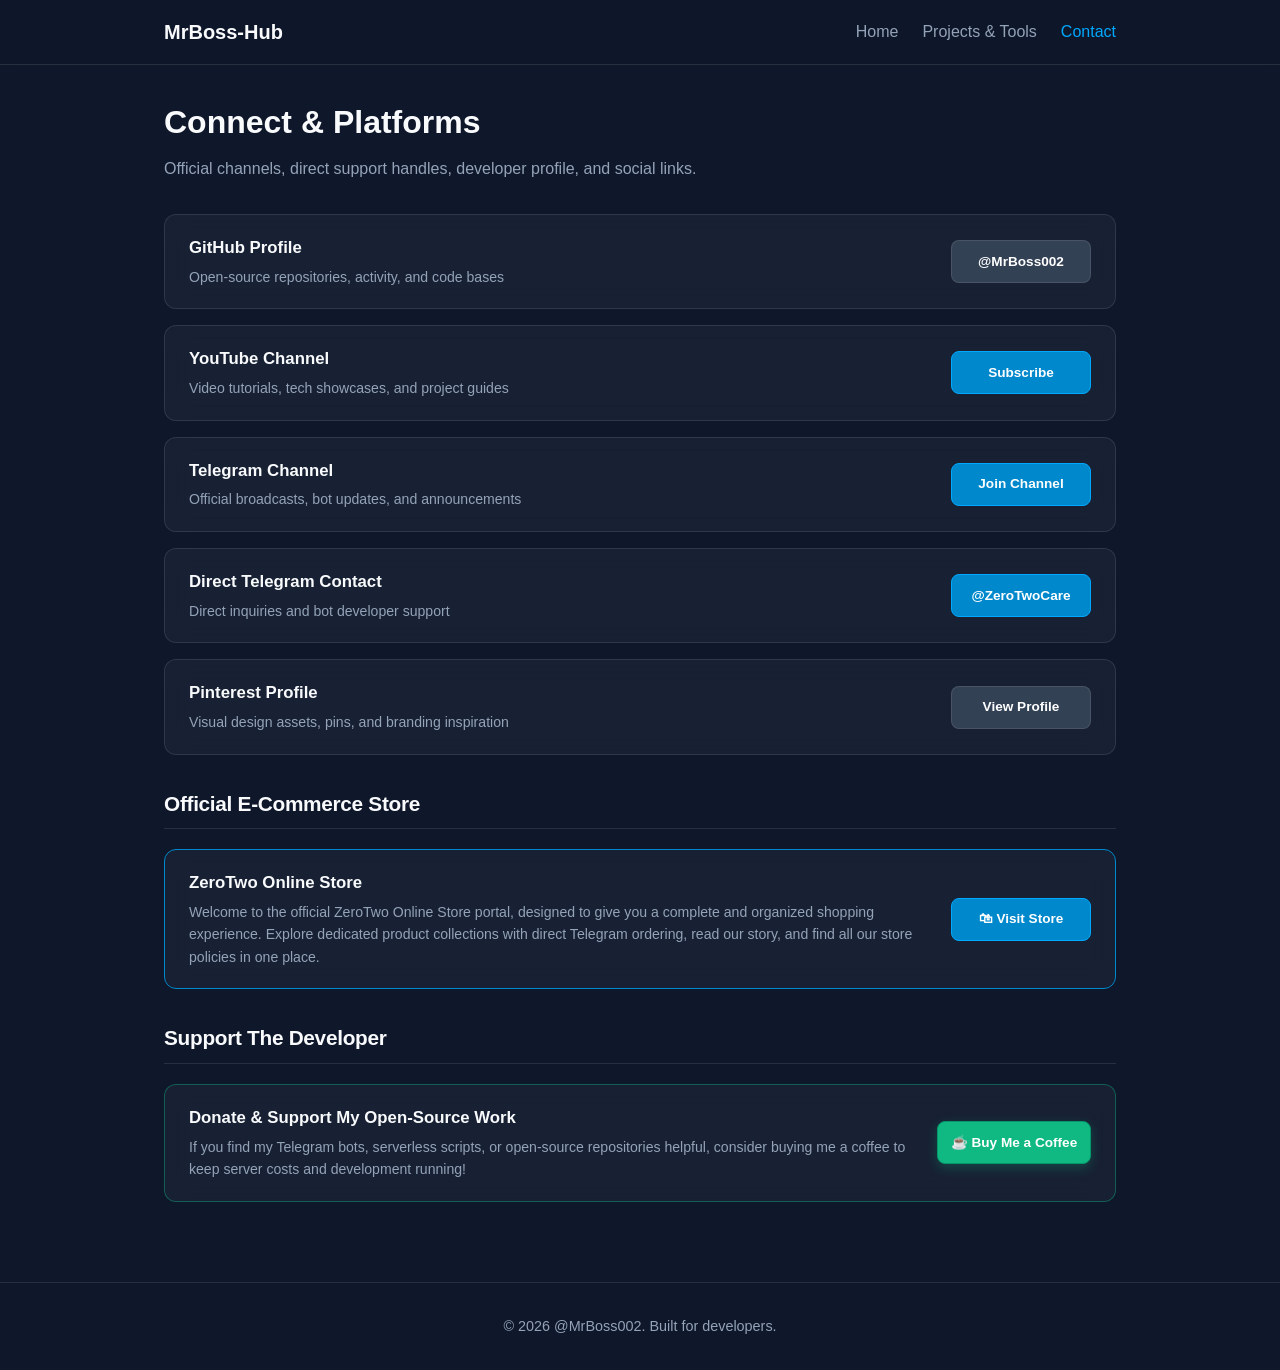
<file: contact.html>
<!DOCTYPE html>
<html lang="en">
<head>
  <meta charset="UTF-8">
  <meta name="viewport" content="width=device-width, initial-scale=1.0">
  <title>Contact - MrBoss-Hub</title>
  <link rel="stylesheet" href="styles.css">
</head>
<body>

  <header>
    <nav>
      <a href="index.html" class="nav-brand">MrBoss-Hub</a>
      <ul class="nav-links">
        <li><a href="index.html">Home</a></li>
        <li><a href="projects.html">Projects & Tools</a></li>
        <li><a href="contact.html" class="active">Contact</a></li>
      </ul>
    </nav>
  </header>

  <main>
    <section class="hero" style="margin-bottom: 2rem;">
      <h1 style="font-size: 2rem; margin-bottom: 0.5rem;">Connect & Platforms</h1>
      <p style="color: var(--text-muted);">Official channels, direct support handles, developer profile, and social links.</p>
    </section>

    <!-- Social & Developer Handles -->
    <ul class="contact-list">
      <li class="contact-item">
        <div class="contact-info">
          <strong>GitHub Profile</strong>
          <span>Open-source repositories, activity, and code bases</span>
        </div>
        <a href="https://github.com/MrBoss002" target="_blank" rel="noopener noreferrer" class="btn">@MrBoss002</a>
      </li>

      <li class="contact-item">
        <div class="contact-info">
          <strong>YouTube Channel</strong>
          <span>Video tutorials, tech showcases, and project guides</span>
        </div>
        <a href="https://youtube.com/@MrBoss002" target="_blank" rel="noopener noreferrer" class="btn btn-primary">Subscribe</a>
      </li>

      <li class="contact-item">
        <div class="contact-info">
          <strong>Telegram Channel</strong>
          <span>Official broadcasts, bot updates, and announcements</span>
        </div>
        <a href="https://t.me/MrBossTG" target="_blank" rel="noopener noreferrer" class="btn btn-primary">Join Channel</a>
      </li>

      <li class="contact-item">
        <div class="contact-info">
          <strong>Direct Telegram Contact</strong>
          <span>Direct inquiries and bot developer support</span>
        </div>
        <a href="https://t.me/ZeroTwoCare" target="_blank" rel="noopener noreferrer" class="btn btn-primary">@ZeroTwoCare</a>
      </li>

      <li class="contact-item">
        <div class="contact-info">
          <strong>Pinterest Profile</strong>
          <span>Visual design assets, pins, and branding inspiration</span>
        </div>
        <a href="https://pinterest.com/MrBoss002" target="_blank" rel="noopener noreferrer" class="btn">View Profile</a>
      </li>
    </ul>

    <!-- Dedicated E-Commerce Showcase -->
    <h2 class="section-title">Official E-Commerce Store</h2>
    <div class="contact-item" style="border-color: var(--accent-color);">
      <div class="contact-info">
        <strong>ZeroTwo Online Store</strong>
        <span>Welcome to the official ZeroTwo Online Store portal, designed to give you a complete and organized shopping experience. Explore dedicated product collections with direct Telegram ordering, read our story, and find all our store policies in one place.</span>
      </div>
      <a href="https://sites.google.com/view/zerotwo-onlinestore" target="_blank" rel="noopener noreferrer" class="btn btn-primary">🛍 Visit Store</a>
    </div>

    <!-- Dedicated Developer Support Section -->
    <h2 class="section-title">Support The Developer</h2>
    <div class="contact-item" style="border-color: rgba(16, 185, 129, 0.4);">
      <div class="contact-info">
        <strong>Donate & Support My Open-Source Work</strong>
        <span>If you find my Telegram bots, serverless scripts, or open-source repositories helpful, consider buying me a coffee to keep server costs and development running!</span>
      </div>
      <a href="https://www.buymeacoffee.com/MrBoss002" target="_blank" rel="noopener noreferrer" class="btn btn-arcade">☕ Buy Me a Coffee</a>
    </div>
  </main>

  <footer>
    <p>&copy; 2026 @MrBoss002. Built for developers.</p>
  </footer>

</body>
</html>
</file>
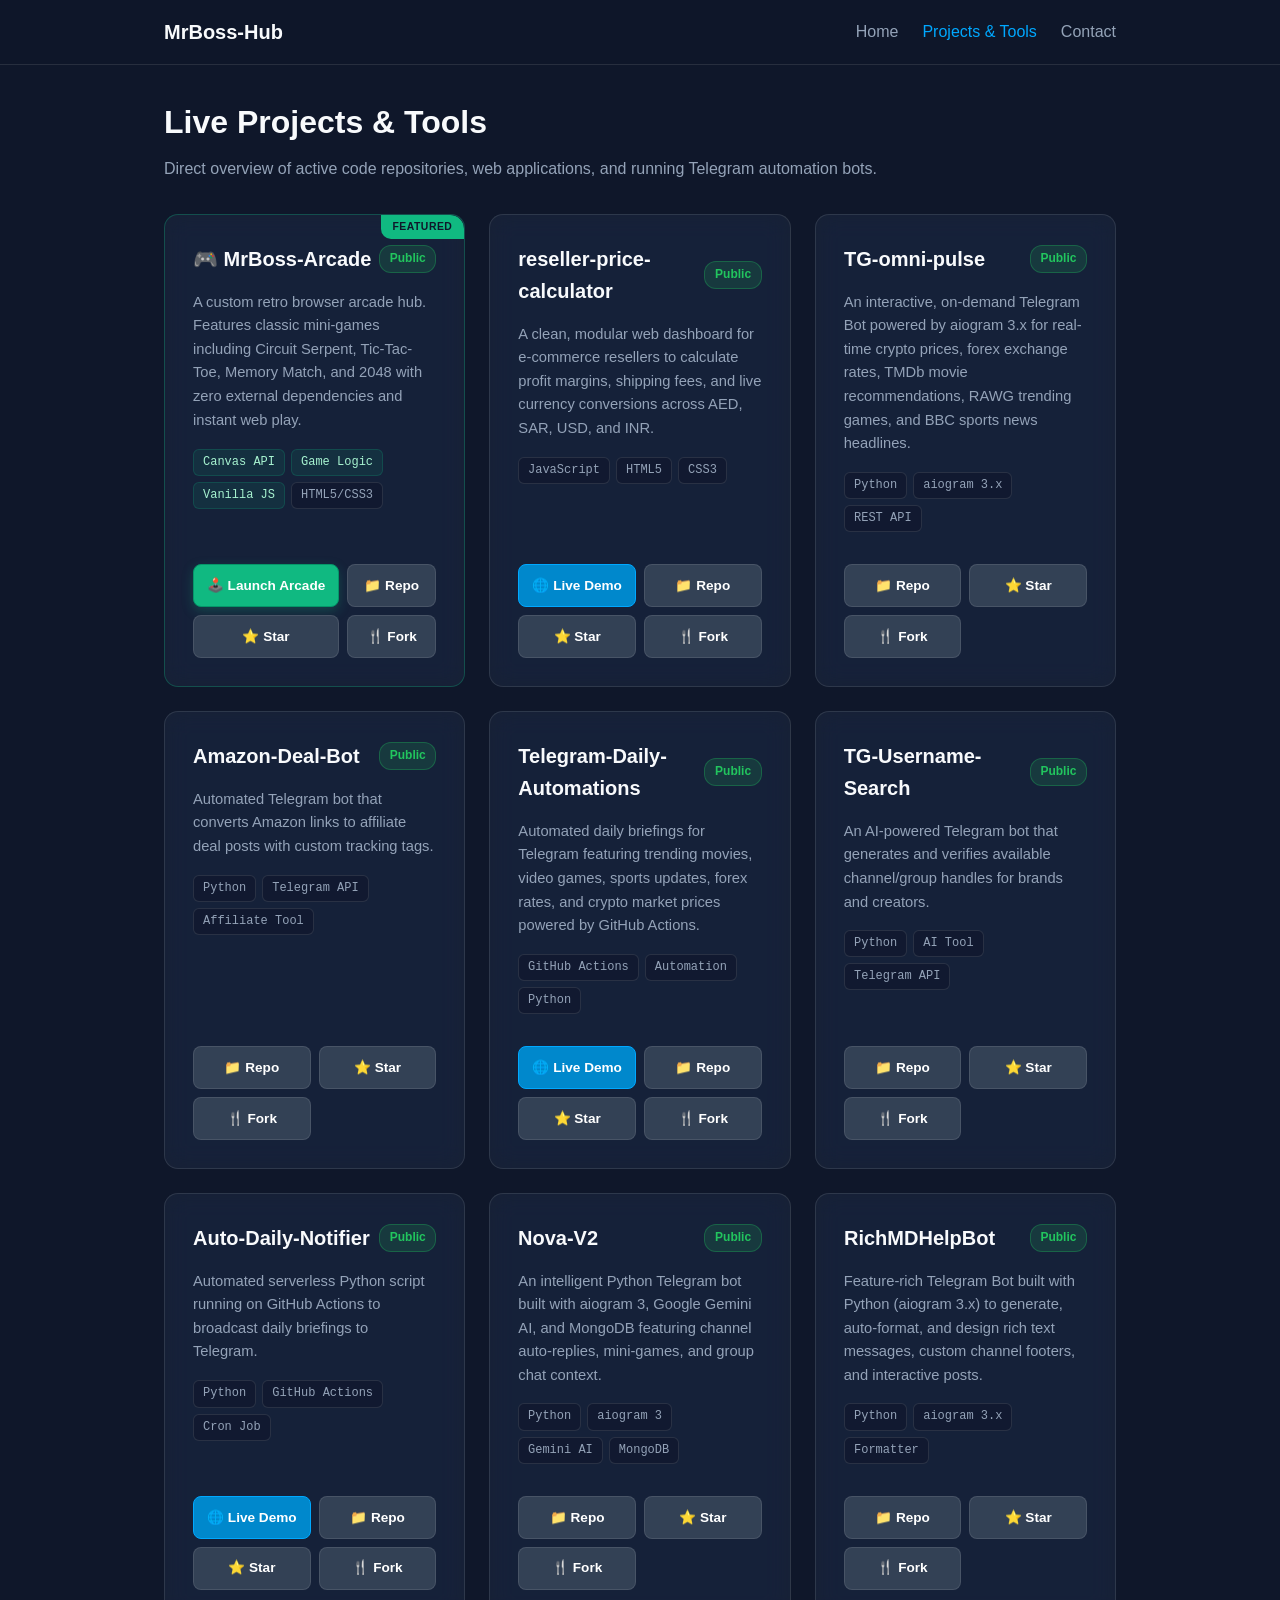
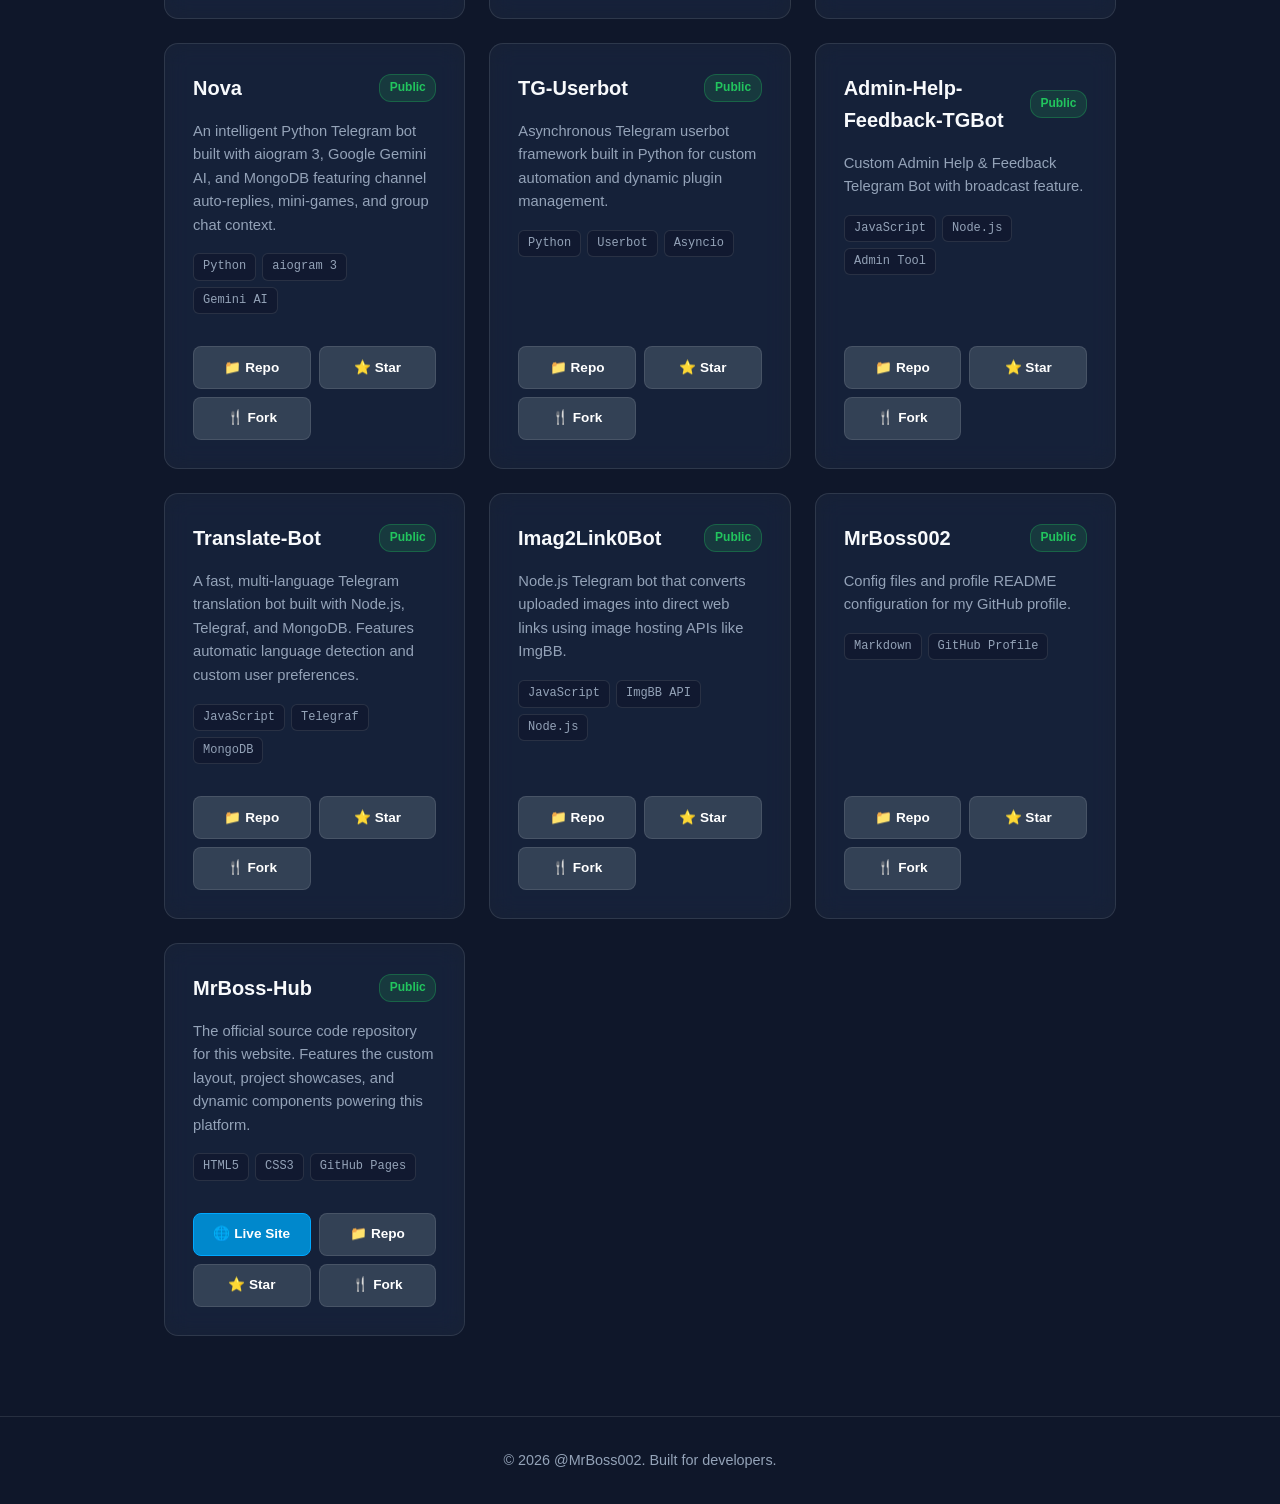
<file: projects.html>
<!DOCTYPE html>
<html lang="en">
<head>
  <meta charset="UTF-8">
  <meta name="viewport" content="width=device-width, initial-scale=1.0">
  <title>Projects & Tools - MrBoss-Hub</title>
  <link rel="stylesheet" href="styles.css">
</head>
<body>

  <header>
    <nav>
      <a href="index.html" class="nav-brand">MrBoss-Hub</a>
      <ul class="nav-links">
        <li><a href="index.html">Home</a></li>
        <li><a href="projects.html" class="active">Projects & Tools</a></li>
        <li><a href="contact.html">Contact</a></li>
      </ul>
    </nav>
  </header>

  <main>
    <section class="hero" style="margin-bottom: 2rem;">
      <h1 style="font-size: 2rem; margin-bottom: 0.5rem;">Live Projects & Tools</h1>
      <p style="color: var(--text-muted);">Direct overview of active code repositories, web applications, and running Telegram automation bots.</p>
    </section>

    <div class="card-grid">

      <!-- Featured: MrBoss-Arcade -->
      <div class="glass-card glass-card-featured">
        <span class="featured-ribbon">FEATURED</span>
        <div>
          <div class="card-header">
            <h3>🎮 MrBoss-Arcade</h3>
            <span class="badge-online">Public</span>
          </div>
          <p class="card-desc">A custom retro browser arcade hub. Features classic mini-games including Circuit Serpent, Tic-Tac-Toe, Memory Match, and 2048 with zero external dependencies and instant web play.</p>
          <div class="tech-tags">
            <span class="tag tag-highlight">Canvas API</span>
            <span class="tag tag-highlight">Game Logic</span>
            <span class="tag tag-highlight">Vanilla JS</span>
            <span class="tag">HTML5/CSS3</span>
          </div>
        </div>
        <div class="card-actions">
          <a href="https://mrboss002.github.io/mrboss-arcade/" target="_blank" rel="noopener noreferrer" class="btn btn-arcade btn-full">🕹️ Launch Arcade</a>
          <a href="https://github.com/MrBoss002/mrboss-arcade" target="_blank" rel="noopener noreferrer" class="btn">📁 Repo</a>
          <a href="https://github.com/MrBoss002/mrboss-arcade/stargazers" target="_blank" rel="noopener noreferrer" class="btn">⭐ Star</a>
          <a href="https://github.com/MrBoss002/mrboss-arcade/fork" target="_blank" rel="noopener noreferrer" class="btn">🍴 Fork</a>
        </div>
      </div>

      <!-- 1. Reseller Price Calculator -->
      <div class="glass-card">
        <div>
          <div class="card-header">
            <h3>reseller-price-calculator</h3>
            <span class="badge-online">Public</span>
          </div>
          <p class="card-desc">A clean, modular web dashboard for e-commerce resellers to calculate profit margins, shipping fees, and live currency conversions across AED, SAR, USD, and INR.</p>
          <div class="tech-tags">
            <span class="tag">JavaScript</span>
            <span class="tag">HTML5</span>
            <span class="tag">CSS3</span>
          </div>
        </div>
        <div class="card-actions">
          <a href="https://mrboss002.github.io/reseller-price-calculator/" target="_blank" rel="noopener noreferrer" class="btn btn-primary">🌐 Live Demo</a>
          <a href="https://github.com/MrBoss002/reseller-price-calculator" target="_blank" rel="noopener noreferrer" class="btn">📁 Repo</a>
          <a href="https://github.com/MrBoss002/reseller-price-calculator/stargazers" target="_blank" rel="noopener noreferrer" class="btn">⭐ Star</a>
          <a href="https://github.com/MrBoss002/reseller-price-calculator/fork" target="_blank" rel="noopener noreferrer" class="btn">🍴 Fork</a>
        </div>
      </div>

      <!-- 2. TG-omni-pulse -->
      <div class="glass-card">
        <div>
          <div class="card-header">
            <h3>TG-omni-pulse</h3>
            <span class="badge-online">Public</span>
          </div>
          <p class="card-desc">An interactive, on-demand Telegram Bot powered by aiogram 3.x for real-time crypto prices, forex exchange rates, TMDb movie recommendations, RAWG trending games, and BBC sports news headlines.</p>
          <div class="tech-tags">
            <span class="tag">Python</span>
            <span class="tag">aiogram 3.x</span>
            <span class="tag">REST API</span>
          </div>
        </div>
        <div class="card-actions">
          <a href="https://github.com/MrBoss002/TG-omni-pulse" target="_blank" rel="noopener noreferrer" class="btn btn-full">📁 Repo</a>
          <a href="https://github.com/MrBoss002/TG-omni-pulse/stargazers" target="_blank" rel="noopener noreferrer" class="btn">⭐ Star</a>
          <a href="https://github.com/MrBoss002/TG-omni-pulse/fork" target="_blank" rel="noopener noreferrer" class="btn">🍴 Fork</a>
        </div>
      </div>

      <!-- 3. Amazon-Deal-Bot -->
      <div class="glass-card">
        <div>
          <div class="card-header">
            <h3>Amazon-Deal-Bot</h3>
            <span class="badge-online">Public</span>
          </div>
          <p class="card-desc">Automated Telegram bot that converts Amazon links to affiliate deal posts with custom tracking tags.</p>
          <div class="tech-tags">
            <span class="tag">Python</span>
            <span class="tag">Telegram API</span>
            <span class="tag">Affiliate Tool</span>
          </div>
        </div>
        <div class="card-actions">
          <a href="https://github.com/MrBoss002/Amazon-Deal-Bot" target="_blank" rel="noopener noreferrer" class="btn btn-full">📁 Repo</a>
          <a href="https://github.com/MrBoss002/Amazon-Deal-Bot/stargazers" target="_blank" rel="noopener noreferrer" class="btn">⭐ Star</a>
          <a href="https://github.com/MrBoss002/Amazon-Deal-Bot/fork" target="_blank" rel="noopener noreferrer" class="btn">🍴 Fork</a>
        </div>
      </div>

      <!-- 4. Telegram-Daily-Automations -->
      <div class="glass-card">
        <div>
          <div class="card-header">
            <h3>Telegram-Daily-Automations</h3>
            <span class="badge-online">Public</span>
          </div>
          <p class="card-desc">Automated daily briefings for Telegram featuring trending movies, video games, sports updates, forex rates, and crypto market prices powered by GitHub Actions.</p>
          <div class="tech-tags">
            <span class="tag">GitHub Actions</span>
            <span class="tag">Automation</span>
            <span class="tag">Python</span>
          </div>
        </div>
        <div class="card-actions">
          <a href="https://t.me/MYB4T" target="_blank" rel="noopener noreferrer" class="btn btn-primary">🌐 Live Demo</a>
          <a href="https://github.com/MrBoss002/Telegram-Daily-Automations" target="_blank" rel="noopener noreferrer" class="btn">📁 Repo</a>
          <a href="https://github.com/MrBoss002/Telegram-Daily-Automations/stargazers" target="_blank" rel="noopener noreferrer" class="btn">⭐ Star</a>
          <a href="https://github.com/MrBoss002/Telegram-Daily-Automations/fork" target="_blank" rel="noopener noreferrer" class="btn">🍴 Fork</a>
        </div>
      </div>

      <!-- 5. TG-Username-Search -->
      <div class="glass-card">
        <div>
          <div class="card-header">
            <h3>TG-Username-Search</h3>
            <span class="badge-online">Public</span>
          </div>
          <p class="card-desc">An AI-powered Telegram bot that generates and verifies available channel/group handles for brands and creators.</p>
          <div class="tech-tags">
            <span class="tag">Python</span>
            <span class="tag">AI Tool</span>
            <span class="tag">Telegram API</span>
          </div>
        </div>
        <div class="card-actions">
          <a href="https://github.com/MrBoss002/TG-Username-Search" target="_blank" rel="noopener noreferrer" class="btn btn-full">📁 Repo</a>
          <a href="https://github.com/MrBoss002/TG-Username-Search/stargazers" target="_blank" rel="noopener noreferrer" class="btn">⭐ Star</a>
          <a href="https://github.com/MrBoss002/TG-Username-Search/fork" target="_blank" rel="noopener noreferrer" class="btn">🍴 Fork</a>
        </div>
      </div>

      <!-- 6. Auto-Daily-Notifier -->
      <div class="glass-card">
        <div>
          <div class="card-header">
            <h3>Auto-Daily-Notifier</h3>
            <span class="badge-online">Public</span>
          </div>
          <p class="card-desc">Automated serverless Python script running on GitHub Actions to broadcast daily briefings to Telegram.</p>
          <div class="tech-tags">
            <span class="tag">Python</span>
            <span class="tag">GitHub Actions</span>
            <span class="tag">Cron Job</span>
          </div>
        </div>
        <div class="card-actions">
          <a href="https://t.me/MYB4T" target="_blank" rel="noopener noreferrer" class="btn btn-primary">🌐 Live Demo</a>
          <a href="https://github.com/MrBoss002/Auto-Daily-Notifier" target="_blank" rel="noopener noreferrer" class="btn">📁 Repo</a>
          <a href="https://github.com/MrBoss002/Auto-Daily-Notifier/stargazers" target="_blank" rel="noopener noreferrer" class="btn">⭐ Star</a>
          <a href="https://github.com/MrBoss002/Auto-Daily-Notifier/fork" target="_blank" rel="noopener noreferrer" class="btn">🍴 Fork</a>
        </div>
      </div>

      <!-- 7. Nova-V2 -->
      <div class="glass-card">
        <div>
          <div class="card-header">
            <h3>Nova-V2</h3>
            <span class="badge-online">Public</span>
          </div>
          <p class="card-desc">An intelligent Python Telegram bot built with aiogram 3, Google Gemini AI, and MongoDB featuring channel auto-replies, mini-games, and group chat context.</p>
          <div class="tech-tags">
            <span class="tag">Python</span>
            <span class="tag">aiogram 3</span>
            <span class="tag">Gemini AI</span>
            <span class="tag">MongoDB</span>
          </div>
        </div>
        <div class="card-actions">
          <a href="https://github.com/MrBoss002/Nova-V2" target="_blank" rel="noopener noreferrer" class="btn btn-full">📁 Repo</a>
          <a href="https://github.com/MrBoss002/Nova-V2/stargazers" target="_blank" rel="noopener noreferrer" class="btn">⭐ Star</a>
          <a href="https://github.com/MrBoss002/Nova-V2/fork" target="_blank" rel="noopener noreferrer" class="btn">🍴 Fork</a>
        </div>
      </div>

      <!-- 8. RichMDHelpBot -->
      <div class="glass-card">
        <div>
          <div class="card-header">
            <h3>RichMDHelpBot</h3>
            <span class="badge-online">Public</span>
          </div>
          <p class="card-desc">Feature-rich Telegram Bot built with Python (aiogram 3.x) to generate, auto-format, and design rich text messages, custom channel footers, and interactive posts.</p>
          <div class="tech-tags">
            <span class="tag">Python</span>
            <span class="tag">aiogram 3.x</span>
            <span class="tag">Formatter</span>
          </div>
        </div>
        <div class="card-actions">
          <a href="https://github.com/MrBoss002/RichMDHelpBot" target="_blank" rel="noopener noreferrer" class="btn btn-full">📁 Repo</a>
          <a href="https://github.com/MrBoss002/RichMDHelpBot/stargazers" target="_blank" rel="noopener noreferrer" class="btn">⭐ Star</a>
          <a href="https://github.com/MrBoss002/RichMDHelpBot/fork" target="_blank" rel="noopener noreferrer" class="btn">🍴 Fork</a>
        </div>
      </div>

      <!-- 9. Nova -->
      <div class="glass-card">
        <div>
          <div class="card-header">
            <h3>Nova</h3>
            <span class="badge-online">Public</span>
          </div>
          <p class="card-desc">An intelligent Python Telegram bot built with aiogram 3, Google Gemini AI, and MongoDB featuring channel auto-replies, mini-games, and group chat context.</p>
          <div class="tech-tags">
            <span class="tag">Python</span>
            <span class="tag">aiogram 3</span>
            <span class="tag">Gemini AI</span>
          </div>
        </div>
        <div class="card-actions">
          <a href="https://github.com/MrBoss002/Nova" target="_blank" rel="noopener noreferrer" class="btn btn-full">📁 Repo</a>
          <a href="https://github.com/MrBoss002/Nova/stargazers" target="_blank" rel="noopener noreferrer" class="btn">⭐ Star</a>
          <a href="https://github.com/MrBoss002/Nova/fork" target="_blank" rel="noopener noreferrer" class="btn">🍴 Fork</a>
        </div>
      </div>

      <!-- 10. TG-Userbot -->
      <div class="glass-card">
        <div>
          <div class="card-header">
            <h3>TG-Userbot</h3>
            <span class="badge-online">Public</span>
          </div>
          <p class="card-desc">Asynchronous Telegram userbot framework built in Python for custom automation and dynamic plugin management.</p>
          <div class="tech-tags">
            <span class="tag">Python</span>
            <span class="tag">Userbot</span>
            <span class="tag">Asyncio</span>
          </div>
        </div>
        <div class="card-actions">
          <a href="https://github.com/MrBoss002/TG-Userbot" target="_blank" rel="noopener noreferrer" class="btn btn-full">📁 Repo</a>
          <a href="https://github.com/MrBoss002/TG-Userbot/stargazers" target="_blank" rel="noopener noreferrer" class="btn">⭐ Star</a>
          <a href="https://github.com/MrBoss002/TG-Userbot/fork" target="_blank" rel="noopener noreferrer" class="btn">🍴 Fork</a>
        </div>
      </div>

      <!-- 11. Admin-Help-Feedback-TGBot -->
      <div class="glass-card">
        <div>
          <div class="card-header">
            <h3>Admin-Help-Feedback-TGBot</h3>
            <span class="badge-online">Public</span>
          </div>
          <p class="card-desc">Custom Admin Help & Feedback Telegram Bot with broadcast feature.</p>
          <div class="tech-tags">
            <span class="tag">JavaScript</span>
            <span class="tag">Node.js</span>
            <span class="tag">Admin Tool</span>
          </div>
        </div>
        <div class="card-actions">
          <a href="https://github.com/MrBoss002/Admin-Help-Feedback-TGBot" target="_blank" rel="noopener noreferrer" class="btn btn-full">📁 Repo</a>
          <a href="https://github.com/MrBoss002/Admin-Help-Feedback-TGBot/stargazers" target="_blank" rel="noopener noreferrer" class="btn">⭐ Star</a>
          <a href="https://github.com/MrBoss002/Admin-Help-Feedback-TGBot/fork" target="_blank" rel="noopener noreferrer" class="btn">🍴 Fork</a>
        </div>
      </div>

      <!-- 12. Translate-Bot -->
      <div class="glass-card">
        <div>
          <div class="card-header">
            <h3>Translate-Bot</h3>
            <span class="badge-online">Public</span>
          </div>
          <p class="card-desc">A fast, multi-language Telegram translation bot built with Node.js, Telegraf, and MongoDB. Features automatic language detection and custom user preferences.</p>
          <div class="tech-tags">
            <span class="tag">JavaScript</span>
            <span class="tag">Telegraf</span>
            <span class="tag">MongoDB</span>
          </div>
        </div>
        <div class="card-actions">
          <a href="https://github.com/MrBoss002/Translate-Bot" target="_blank" rel="noopener noreferrer" class="btn btn-full">📁 Repo</a>
          <a href="https://github.com/MrBoss002/Translate-Bot/stargazers" target="_blank" rel="noopener noreferrer" class="btn">⭐ Star</a>
          <a href="https://github.com/MrBoss002/Translate-Bot/fork" target="_blank" rel="noopener noreferrer" class="btn">🍴 Fork</a>
        </div>
      </div>

      <!-- 13. Imag2Link0Bot -->
      <div class="glass-card">
        <div>
          <div class="card-header">
            <h3>Imag2Link0Bot</h3>
            <span class="badge-online">Public</span>
          </div>
          <p class="card-desc">Node.js Telegram bot that converts uploaded images into direct web links using image hosting APIs like ImgBB.</p>
          <div class="tech-tags">
            <span class="tag">JavaScript</span>
            <span class="tag">ImgBB API</span>
            <span class="tag">Node.js</span>
          </div>
        </div>
        <div class="card-actions">
          <a href="https://github.com/MrBoss002/Imag2Link0Bot" target="_blank" rel="noopener noreferrer" class="btn btn-full">📁 Repo</a>
          <a href="https://github.com/MrBoss002/Imag2Link0Bot/stargazers" target="_blank" rel="noopener noreferrer" class="btn">⭐ Star</a>
          <a href="https://github.com/MrBoss002/Imag2Link0Bot/fork" target="_blank" rel="noopener noreferrer" class="btn">🍴 Fork</a>
        </div>
      </div>

      <!-- 14. MrBoss002 -->
      <div class="glass-card">
        <div>
          <div class="card-header">
            <h3>MrBoss002</h3>
            <span class="badge-online">Public</span>
          </div>
          <p class="card-desc">Config files and profile README configuration for my GitHub profile.</p>
          <div class="tech-tags">
            <span class="tag">Markdown</span>
            <span class="tag">GitHub Profile</span>
          </div>
        </div>
        <div class="card-actions">
          <a href="https://github.com/MrBoss002/MrBoss002" target="_blank" rel="noopener noreferrer" class="btn btn-full">📁 Repo</a>
          <a href="https://github.com/MrBoss002/MrBoss002/stargazers" target="_blank" rel="noopener noreferrer" class="btn">⭐ Star</a>
          <a href="https://github.com/MrBoss002/MrBoss002/fork" target="_blank" rel="noopener noreferrer" class="btn">🍴 Fork</a>
        </div>
      </div>

      <!-- 15. MrBoss-Hub -->
      <div class="glass-card">
        <div>
          <div class="card-header">
            <h3>MrBoss-Hub</h3>
            <span class="badge-online">Public</span>
          </div>
          <p class="card-desc">The official source code repository for this website. Features the custom layout, project showcases, and dynamic components powering this platform.</p>
          <div class="tech-tags">
            <span class="tag">HTML5</span>
            <span class="tag">CSS3</span>
            <span class="tag">GitHub Pages</span>
          </div>
        </div>
        <div class="card-actions">
          <a href="https://mrboss002.github.io/" target="_blank" rel="noopener noreferrer" class="btn btn-primary">🌐 Live Site</a>
          <a href="https://github.com/MrBoss002/mrboss002.github.io" target="_blank" rel="noopener noreferrer" class="btn">📁 Repo</a>
          <a href="https://github.com/MrBoss002/mrboss002.github.io/stargazers" target="_blank" rel="noopener noreferrer" class="btn">⭐ Star</a>
          <a href="https://github.com/MrBoss002/mrboss002.github.io/fork" target="_blank" rel="noopener noreferrer" class="btn">🍴 Fork</a>
        </div>
      </div>

    </div>
  </main>

  <footer>
    <p>&copy; 2026 @MrBoss002. Built for developers.</p>
  </footer>

</body>
</html>
</file>
<file: styles.css>
/* ==========================================================================
   Mr. Boss Hub - Developer Portfolio Stylesheet
   ========================================================================== */

:root {
  --bg-color: #0f172a;
  --card-bg: rgba(30, 41, 59, 0.6);
  --accent-color: #0088cc;
  --accent-hover: #00a8ff;
  --arcade-color: #10b981;
  --arcade-hover: #059669;
  --text-main: #f8fafc;
  --text-muted: #94a3b8;
  --border-color: rgba(255, 255, 255, 0.1);
  --success-color: #22c55e;
  --max-width: 1000px;
}

* {
  box-sizing: border-box;
  margin: 0;
  padding: 0;
}

body {
  font-family: -apple-system, BlinkMacSystemFont, "Segoe UI", Roboto, sans-serif;
  background-color: var(--bg-color);
  color: var(--text-main);
  line-height: 1.6;
  min-height: 100vh;
  display: flex;
  flex-direction: column;
}

/* --- Header & Navigation --- */
header {
  background-color: rgba(15, 23, 42, 0.85);
  backdrop-filter: blur(10px);
  -webkit-backdrop-filter: blur(10px);
  border-bottom: 1px solid var(--border-color);
  position: sticky;
  top: 0;
  z-index: 100;
}

nav {
  max-width: var(--max-width);
  margin: 0 auto;
  padding: 1rem 1.5rem;
  display: flex;
  justify-content: space-between;
  align-items: center;
}

.nav-brand {
  font-size: 1.25rem;
  font-weight: 700;
  color: var(--text-main);
  text-decoration: none;
}

.nav-links {
  display: flex;
  list-style: none;
  gap: 1.5rem;
}

.nav-links a {
  color: var(--text-muted);
  text-decoration: none;
  font-weight: 500;
  transition: color 0.2s ease;
}

.nav-links a:hover,
.nav-links a.active {
  color: var(--accent-hover);
}

/* --- Layout Container --- */
main {
  max-width: var(--max-width);
  width: 100%;
  margin: 2rem auto;
  padding: 0 1.5rem;
  flex: 1;
}

/* --- Hero Section --- */
.hero-wrapper {
  display: flex;
  align-items: flex-start;
  gap: 1.5rem;
  margin-bottom: 2.5rem;
}

.profile-avatar {
  width: 90px;
  height: 90px;
  border-radius: 50%;
  border: 3px solid var(--accent-color);
  object-fit: cover;
  flex-shrink: 0;
}

.hero-text h1 {
  font-size: 2.2rem;
  font-weight: 700;
  letter-spacing: -0.5px;
  margin-bottom: 0.3rem;
}

.hero-text p {
  color: var(--text-muted);
  font-size: 1.1rem;
}

/* --- Section Titles --- */
.section-title {
  font-size: 1.3rem;
  font-weight: 700;
  margin: 2rem 0 1.25rem 0;
  color: var(--text-main);
  border-bottom: 1px solid var(--border-color);
  padding-bottom: 0.5rem;
  letter-spacing: -0.3px;
}

/* --- Universal Grid & Glass Card System --- */
.card-grid, .home-nav-grid {
  display: grid;
  grid-template-columns: repeat(auto-fit, minmax(300px, 1fr));
  gap: 1.5rem;
}

.glass-card, .card, .home-nav-card {
  background: var(--card-bg);
  backdrop-filter: blur(12px) saturate(180%);
  -webkit-backdrop-filter: blur(12px) saturate(180%);
  border: 1px solid var(--border-color);
  border-radius: 14px;
  padding: 1.75rem;
  display: flex;
  flex-direction: column;
  justify-content: space-between;
  position: relative;
  overflow: hidden;
  transition: transform 0.25s ease, border-color 0.25s ease, box-shadow 0.25s ease;
}

.glass-card:hover, .card:hover, .home-nav-card:hover {
  transform: translateY(-4px);
  border-color: rgba(0, 136, 204, 0.4);
  box-shadow: 0 10px 25px -5px rgba(0, 0, 0, 0.4);
}

.glass-card-featured {
  border-color: rgba(16, 185, 129, 0.3);
}

.glass-card-featured:hover {
  border-color: rgba(16, 185, 129, 0.6);
  box-shadow: 0 10px 25px -5px rgba(16, 185, 129, 0.15);
}

.card-header, .featured-header {
  display: flex;
  justify-content: space-between;
  align-items: center;
  margin-bottom: 1rem;
}

.card-title-group {
  display: flex;
  align-items: center;
  gap: 0.6rem;
}

.card-icon {
  font-size: 1.5rem;
}

.card-header h3, .card h3, .home-nav-card h3 {
  font-size: 1.25rem;
  font-weight: 700;
  color: var(--text-main);
}

.card-desc, .card p, .home-nav-card p {
  color: var(--text-muted);
  font-size: 0.92rem;
  line-height: 1.6;
  margin-bottom: 1rem;
}

.featured-ribbon {
  position: absolute;
  top: 0;
  right: 0;
  background: var(--arcade-color);
  color: #0f172a;
  font-size: 0.65rem;
  font-weight: 800;
  padding: 4px 12px;
  border-radius: 0 14px 0 10px;
  letter-spacing: 0.5px;
}

/* Badges & Tags */
.badge-online, .badge-public, .Public {
  background-color: rgba(34, 197, 94, 0.15);
  color: var(--success-color);
  font-size: 0.75rem;
  font-weight: 600;
  padding: 0.2rem 0.6rem;
  border-radius: 12px;
  border: 1px solid rgba(34, 197, 94, 0.3);
}

.tech-tags {
  display: flex;
  flex-wrap: wrap;
  gap: 6px;
  margin: 1rem 0;
}

.tag {
  background-color: rgba(15, 23, 42, 0.6);
  color: var(--text-muted);
  font-size: 0.75rem;
  font-weight: 500;
  padding: 3px 9px;
  border-radius: 6px;
  border: 1px solid var(--border-color);
  font-family: ui-monospace, SFMono-Regular, Menlo, Monaco, Consolas, monospace;
}

.tag-highlight {
  color: #a7f3d0;
  background-color: rgba(16, 185, 129, 0.1);
  border-color: rgba(16, 185, 129, 0.2);
}

/* --- Contact Page Styles --- */
.contact-list {
  list-style: none;
  display: flex;
  flex-direction: column;
  gap: 1rem;
  margin-top: 1rem;
}

.contact-item {
  background: var(--card-bg);
  backdrop-filter: blur(12px);
  -webkit-backdrop-filter: blur(12px);
  border: 1px solid var(--border-color);
  padding: 1.25rem 1.5rem;
  border-radius: 12px;
  display: flex;
  justify-content: space-between;
  align-items: center;
  gap: 1.5rem;
  text-align: left;
  transition: transform 0.2s ease, border-color 0.2s ease;
}

.contact-item:hover {
  transform: translateY(-2px);
  border-color: rgba(0, 136, 204, 0.4);
}

.contact-info {
  display: flex;
  flex-direction: column;
  gap: 0.25rem;
  text-align: left;
}

.contact-info strong {
  font-size: 1.05rem;
  color: var(--text-main);
}

.contact-info span, .contact-info p {
  font-size: 0.88rem;
  color: var(--text-muted);
}

.contact-item .btn {
  width: auto !important;
  min-width: 140px;
  max-width: 200px;
  flex-shrink: 0;
  text-align: center;
}


/* --- Fixed Card Actions Grid System --- */
.card-actions {
  display: grid;
  grid-template-columns: repeat(2, 1fr);
  gap: 8px;
  margin-top: 1rem;
  width: 100%;
}

.card-actions .btn-full:first-child:nth-last-child(1) {
  grid-column: span 2;
}

.btn {
  display: inline-flex;
  align-items: center;
  justify-content: center;
  padding: 0.6rem 0.8rem;
  border-radius: 8px;
  text-decoration: none;
  font-size: 0.85rem;
  font-weight: 600;
  background-color: #334155;
  color: #ffffff;
  border: 1px solid var(--border-color);
  transition: all 0.2s ease;
  cursor: pointer;
  white-space: nowrap;
  width: 100%;
  box-sizing: border-box;
}

.btn:hover {
  background-color: var(--accent-color);
  color: #ffffff;
  border-color: var(--accent-hover);
  transform: translateY(-1px);
}

.btn-primary {
  background-color: var(--accent-color);
  color: #ffffff;
  border-color: var(--accent-hover);
}

.btn-primary:hover {
  background-color: var(--accent-hover);
}

.btn-arcade {
  background-color: var(--arcade-color);
  color: #ffffff;
  border-color: var(--arcade-hover);
  box-shadow: 0 4px 12px rgba(16, 185, 129, 0.25);
}

.btn-arcade:hover {
  background-color: var(--arcade-hover);
  box-shadow: 0 6px 16px rgba(16, 185, 129, 0.35);
}

/* Responsive Adjustments */
@media (max-width: 600px) {
  .hero-wrapper {
    flex-direction: column;
    text-align: center;
  }
  .contact-item {
    flex-direction: column;
    align-items: flex-start;
    gap: 1rem;
  }
  .contact-item .btn {
    width: 100%;
  }
}

/* --- Footer --- */
footer {
  text-align: center;
  padding: 2rem 1.5rem;
  border-top: 1px solid var(--border-color);
  color: var(--text-muted);
  font-size: 0.9rem;
  margin-top: 3rem;
}
</file>
